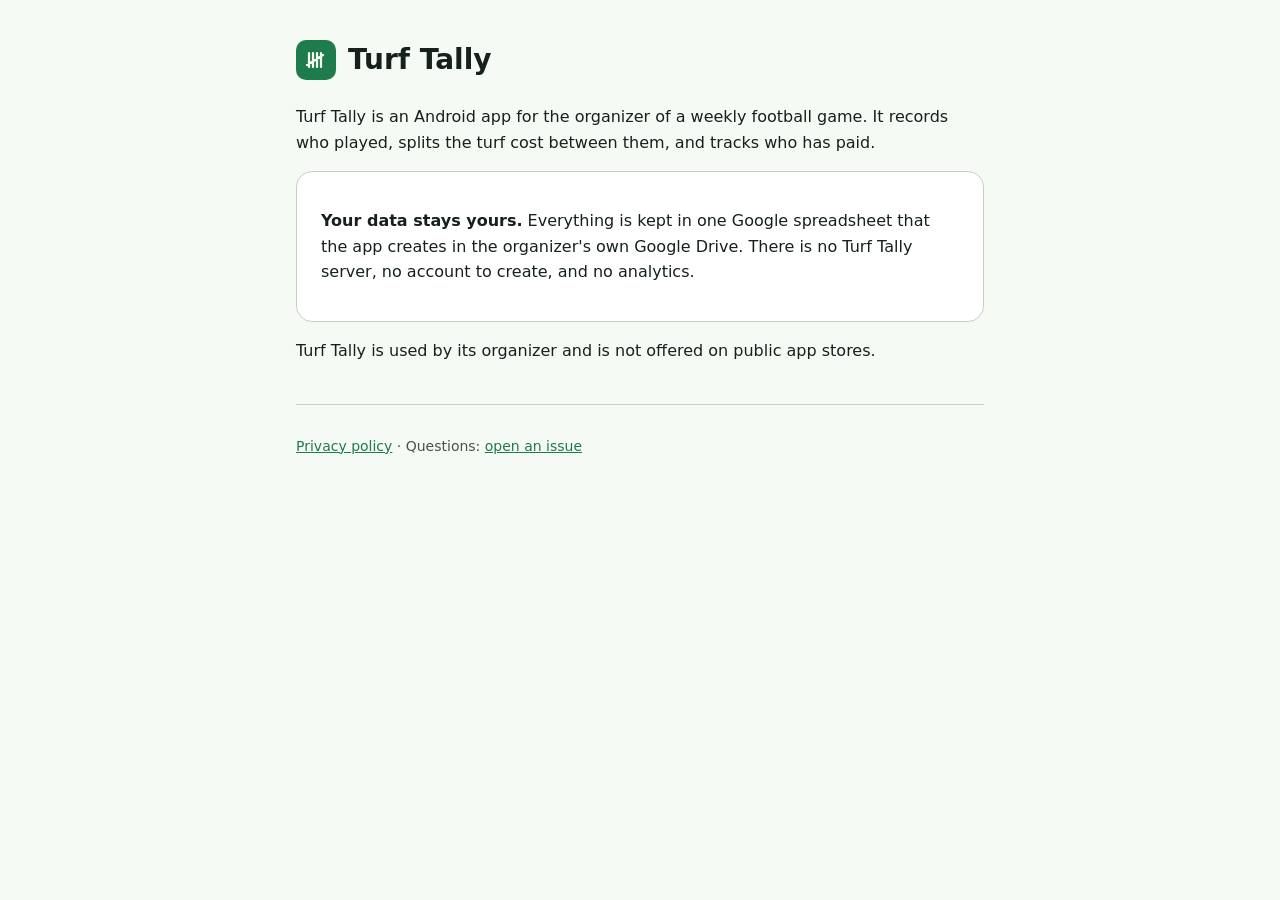
<file: index.html>
<!doctype html>
<html lang="en"><head><meta charset="utf-8"><meta name="viewport" content="width=device-width,initial-scale=1">
<title>Turf Tally</title><meta name="description" content="Turf Tally keeps a weekly football game's attendance, cost split and payments in the organizer's own Google Sheet.">
<link rel="stylesheet" href="style.css"></head>
<body><main>
<header><div class="mark" aria-hidden="true"><svg width="24" height="24" viewBox="0 0 24 24" fill="none" stroke="#F6FAF5" stroke-width="2.2" stroke-linecap="round"><path d="M5 5v14M9 5v14M13 5v14M17 5v14M3 17L19 7"/></svg></div><h1>Turf Tally</h1></header>
<p>Turf Tally is an Android app for the organizer of a weekly football game. It records who played, splits the turf cost between them, and tracks who has paid.</p>
<div class="card">
<p><strong>Your data stays yours.</strong> Everything is kept in one Google spreadsheet that the app creates in the organizer's own Google Drive. There is no Turf Tally server, no account to create, and no analytics.</p>
</div>
<p>Turf Tally is used by its organizer and is not offered on public app stores.</p>
<footer><p class="muted"><a href="privacy.html">Privacy policy</a> · Questions: <a href="https://github.com/ksypinro/turf-tally-site/issues">open an issue</a></p></footer>
</main></body></html>
</file>
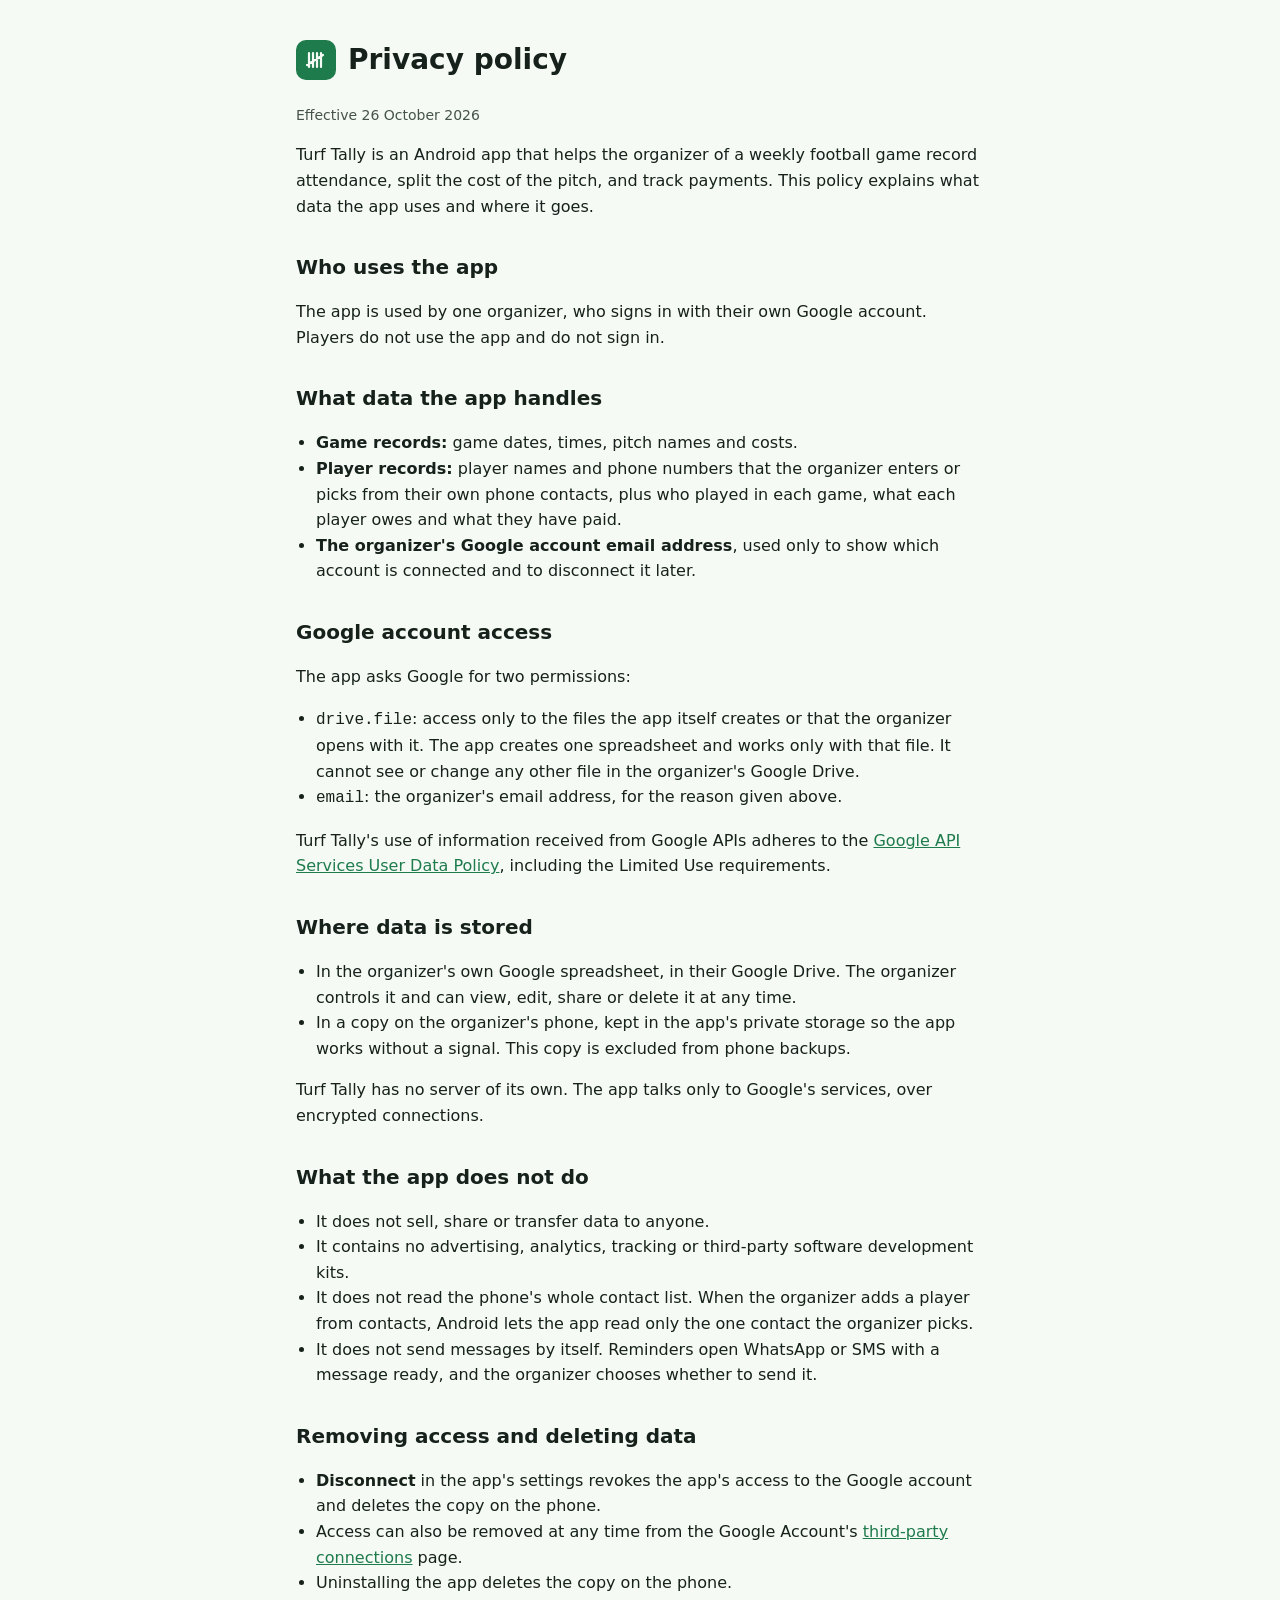
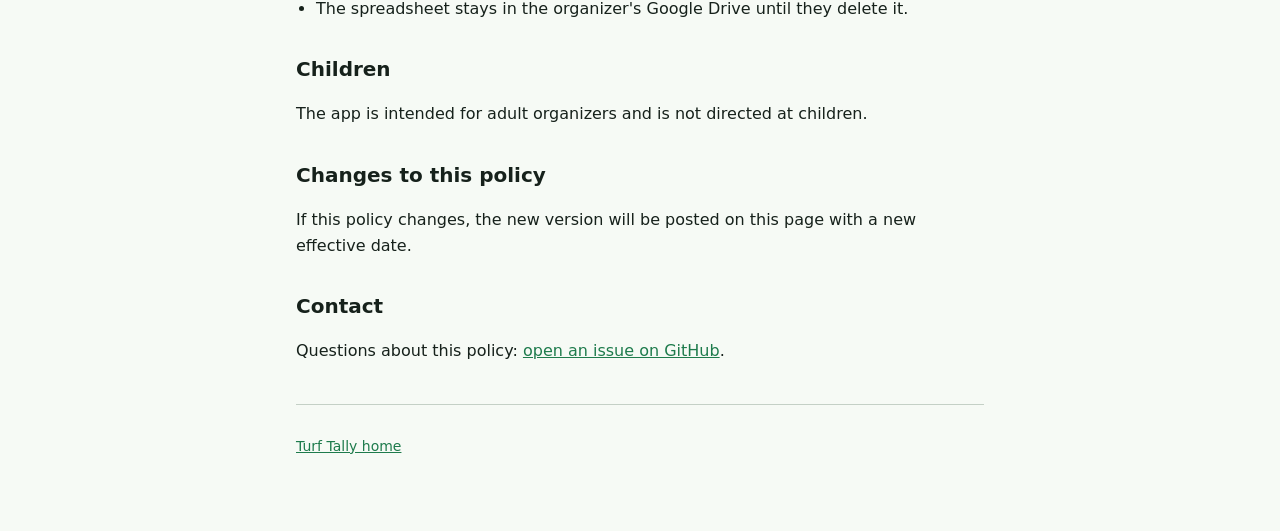
<file: privacy.html>
<!doctype html>
<html lang="en"><head><meta charset="utf-8"><meta name="viewport" content="width=device-width,initial-scale=1">
<title>Turf Tally privacy policy</title><meta name="description" content="How the Turf Tally Android app handles data.">
<link rel="stylesheet" href="style.css"></head>
<body><main>
<header><div class="mark" aria-hidden="true"><svg width="24" height="24" viewBox="0 0 24 24" fill="none" stroke="#F6FAF5" stroke-width="2.2" stroke-linecap="round"><path d="M5 5v14M9 5v14M13 5v14M17 5v14M3 17L19 7"/></svg></div><h1>Privacy policy</h1></header>
<p class="muted">Effective 26 October 2026</p>
<p>Turf Tally is an Android app that helps the organizer of a weekly football game record attendance, split the cost of the pitch, and track payments. This policy explains what data the app uses and where it goes.</p>

<h2>Who uses the app</h2>
<p>The app is used by one organizer, who signs in with their own Google account. Players do not use the app and do not sign in.</p>

<h2>What data the app handles</h2>
<ul>
<li><strong>Game records:</strong> game dates, times, pitch names and costs.</li>
<li><strong>Player records:</strong> player names and phone numbers that the organizer enters or picks from their own phone contacts, plus who played in each game, what each player owes and what they have paid.</li>
<li><strong>The organizer's Google account email address</strong>, used only to show which account is connected and to disconnect it later.</li>
</ul>

<h2>Google account access</h2>
<p>The app asks Google for two permissions:</p>
<ul>
<li><code>drive.file</code>: access only to the files the app itself creates or that the organizer opens with it. The app creates one spreadsheet and works only with that file. It cannot see or change any other file in the organizer's Google Drive.</li>
<li><code>email</code>: the organizer's email address, for the reason given above.</li>
</ul>
<p>Turf Tally's use of information received from Google APIs adheres to the <a href="https://developers.google.com/terms/api-services-user-data-policy">Google API Services User Data Policy</a>, including the Limited Use requirements.</p>

<h2>Where data is stored</h2>
<ul>
<li>In the organizer's own Google spreadsheet, in their Google Drive. The organizer controls it and can view, edit, share or delete it at any time.</li>
<li>In a copy on the organizer's phone, kept in the app's private storage so the app works without a signal. This copy is excluded from phone backups.</li>
</ul>
<p>Turf Tally has no server of its own. The app talks only to Google's services, over encrypted connections.</p>

<h2>What the app does not do</h2>
<ul>
<li>It does not sell, share or transfer data to anyone.</li>
<li>It contains no advertising, analytics, tracking or third-party software development kits.</li>
<li>It does not read the phone's whole contact list. When the organizer adds a player from contacts, Android lets the app read only the one contact the organizer picks.</li>
<li>It does not send messages by itself. Reminders open WhatsApp or SMS with a message ready, and the organizer chooses whether to send it.</li>
</ul>

<h2>Removing access and deleting data</h2>
<ul>
<li><strong>Disconnect</strong> in the app's settings revokes the app's access to the Google account and deletes the copy on the phone.</li>
<li>Access can also be removed at any time from the Google Account's <a href="https://myaccount.google.com/connections">third-party connections</a> page.</li>
<li>Uninstalling the app deletes the copy on the phone.</li>
<li>The spreadsheet stays in the organizer's Google Drive until they delete it.</li>
</ul>

<h2>Children</h2>
<p>The app is intended for adult organizers and is not directed at children.</p>

<h2>Changes to this policy</h2>
<p>If this policy changes, the new version will be posted on this page with a new effective date.</p>

<h2>Contact</h2>
<p>Questions about this policy: <a href="https://github.com/ksypinro/turf-tally-site/issues">open an issue on GitHub</a>.</p>
<footer><p class="muted"><a href="./">Turf Tally home</a></p></footer>
</main></body></html>
</file>
<file: style.css>
:root{--bg:#F6FAF5;--card:#FFFFFF;--ink:#16211B;--soft:#45534A;--line:#C4D0C6;--turf:#1E7B4C}
@media (prefers-color-scheme:dark){:root{--bg:#0F1813;--card:#1A2620;--ink:#DEE5DD;--soft:#BFCAC0;--line:#3F4B43;--turf:#7BD6A0}}
*{box-sizing:border-box}
body{margin:0;background:var(--bg);color:var(--ink);font:16px/1.6 system-ui,-apple-system,"Segoe UI",Roboto,sans-serif}
main{max-width:720px;margin:0 auto;padding:40px 16px 64px}
header{display:flex;align-items:center;gap:12px;margin-bottom:24px}
.mark{width:40px;height:40px;border-radius:10px;background:#1E7B4C;display:grid;place-items:center}
h1{font-size:28px;line-height:1.2;margin:0}
h2{font-size:20px;margin:32px 0 8px}
p,li{color:var(--ink)}
.muted{color:var(--soft);font-size:14px}
.card{background:var(--card);border:1px solid var(--line);border-radius:16px;padding:20px 24px;margin:16px 0}
a{color:var(--turf)}
ul{padding-left:20px}
footer{margin-top:40px;border-top:1px solid var(--line);padding-top:16px}
</file>
